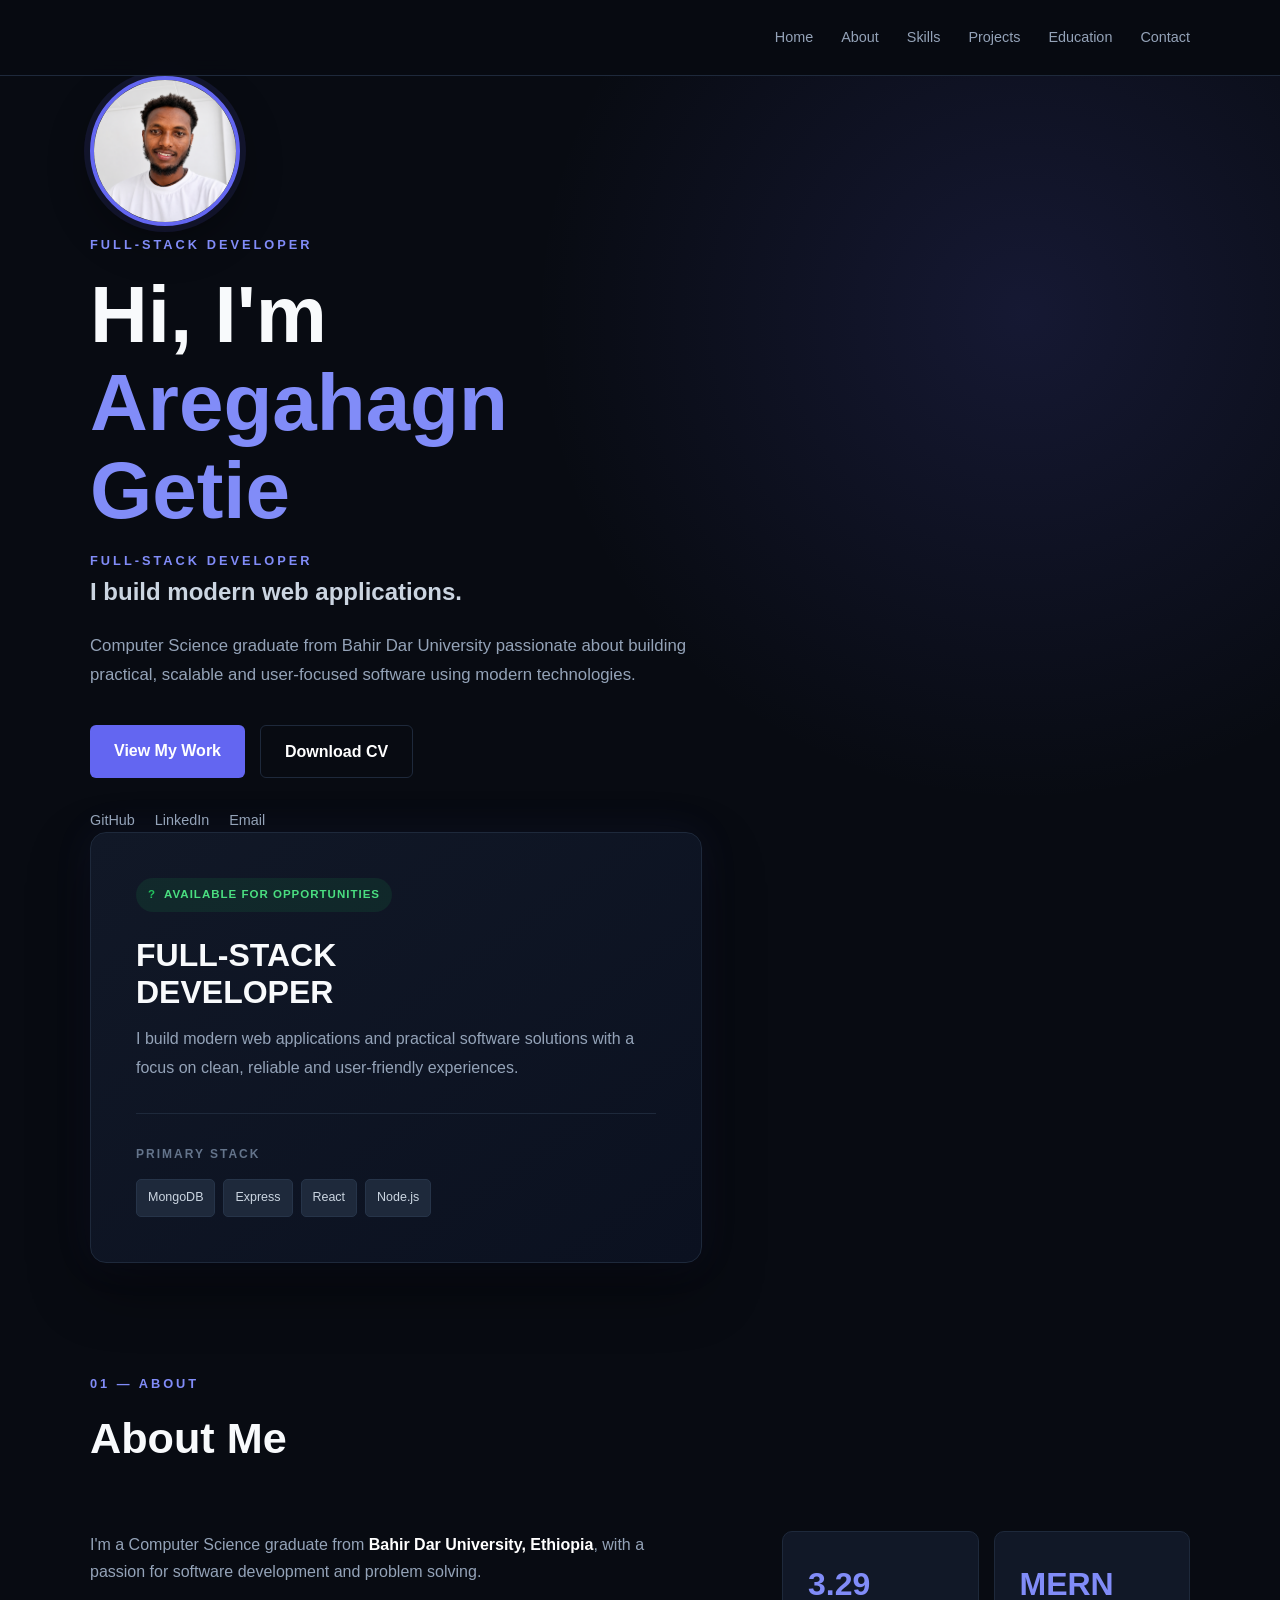
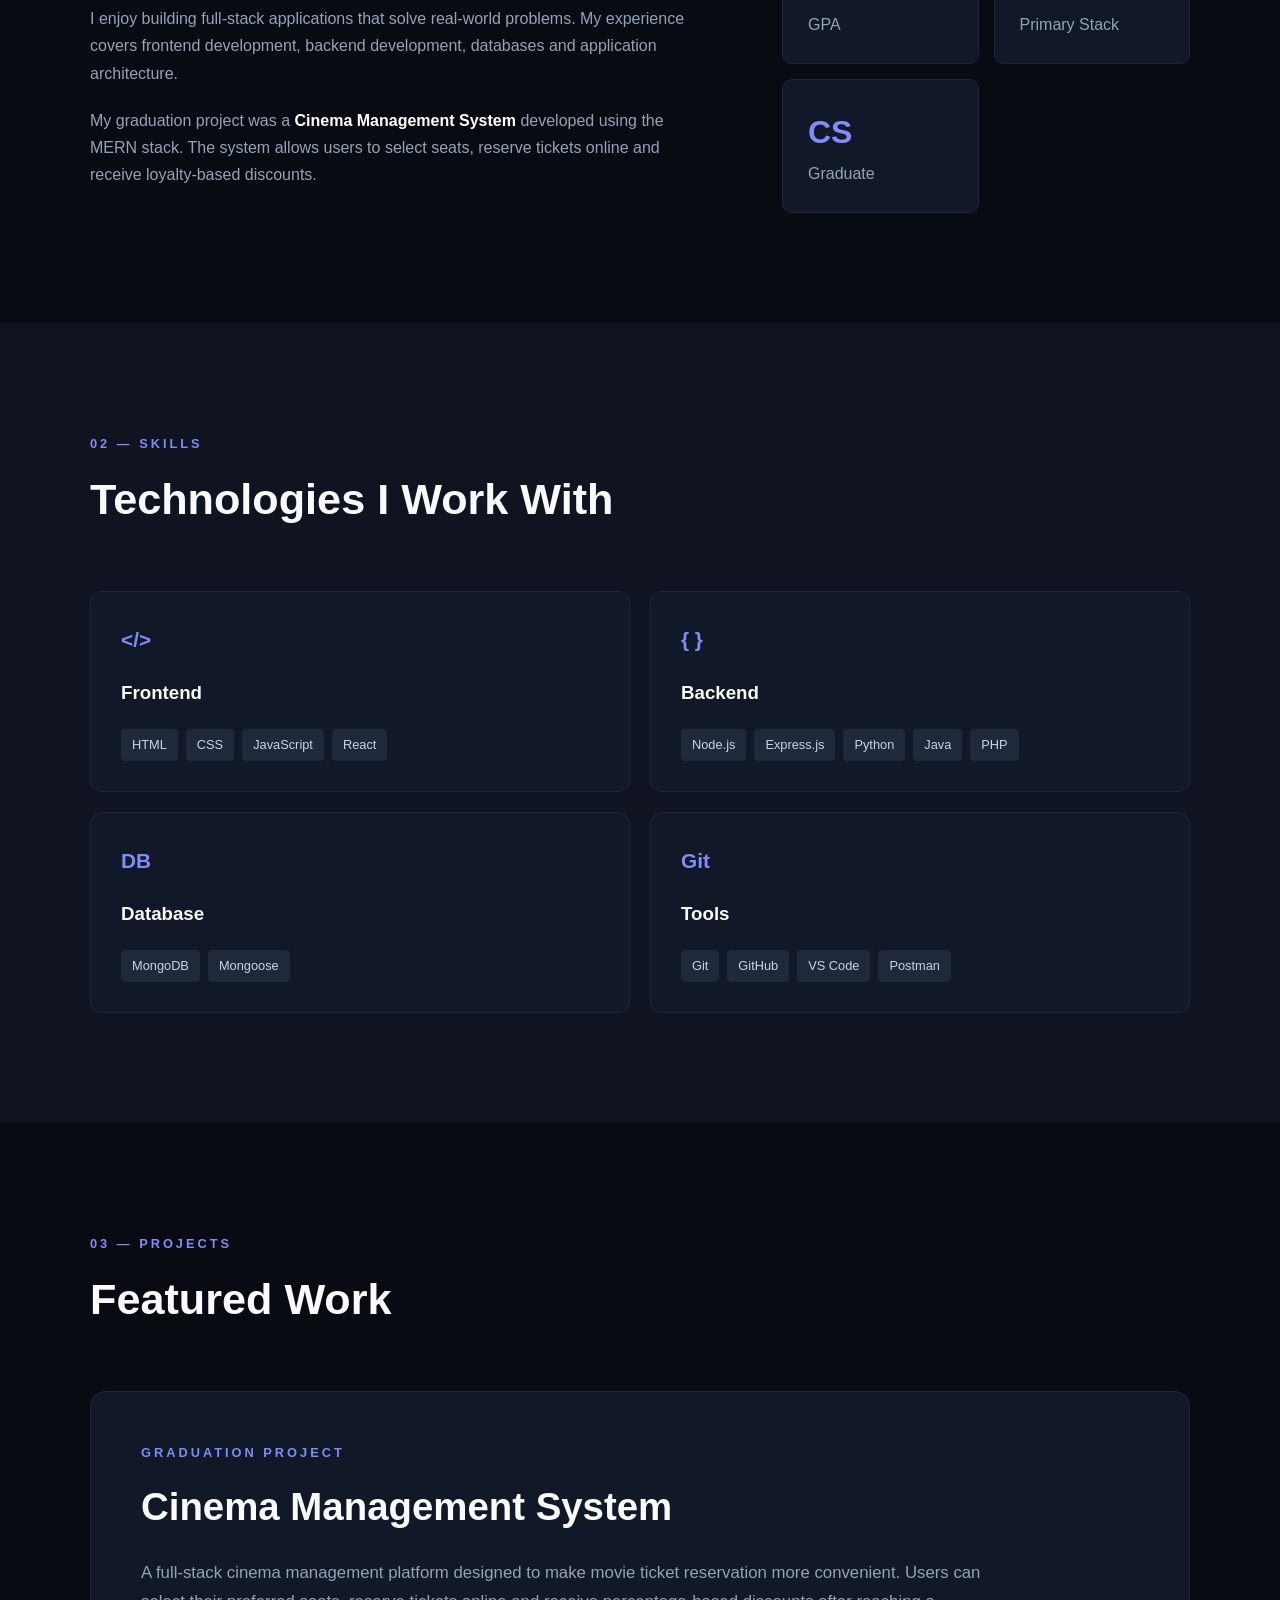
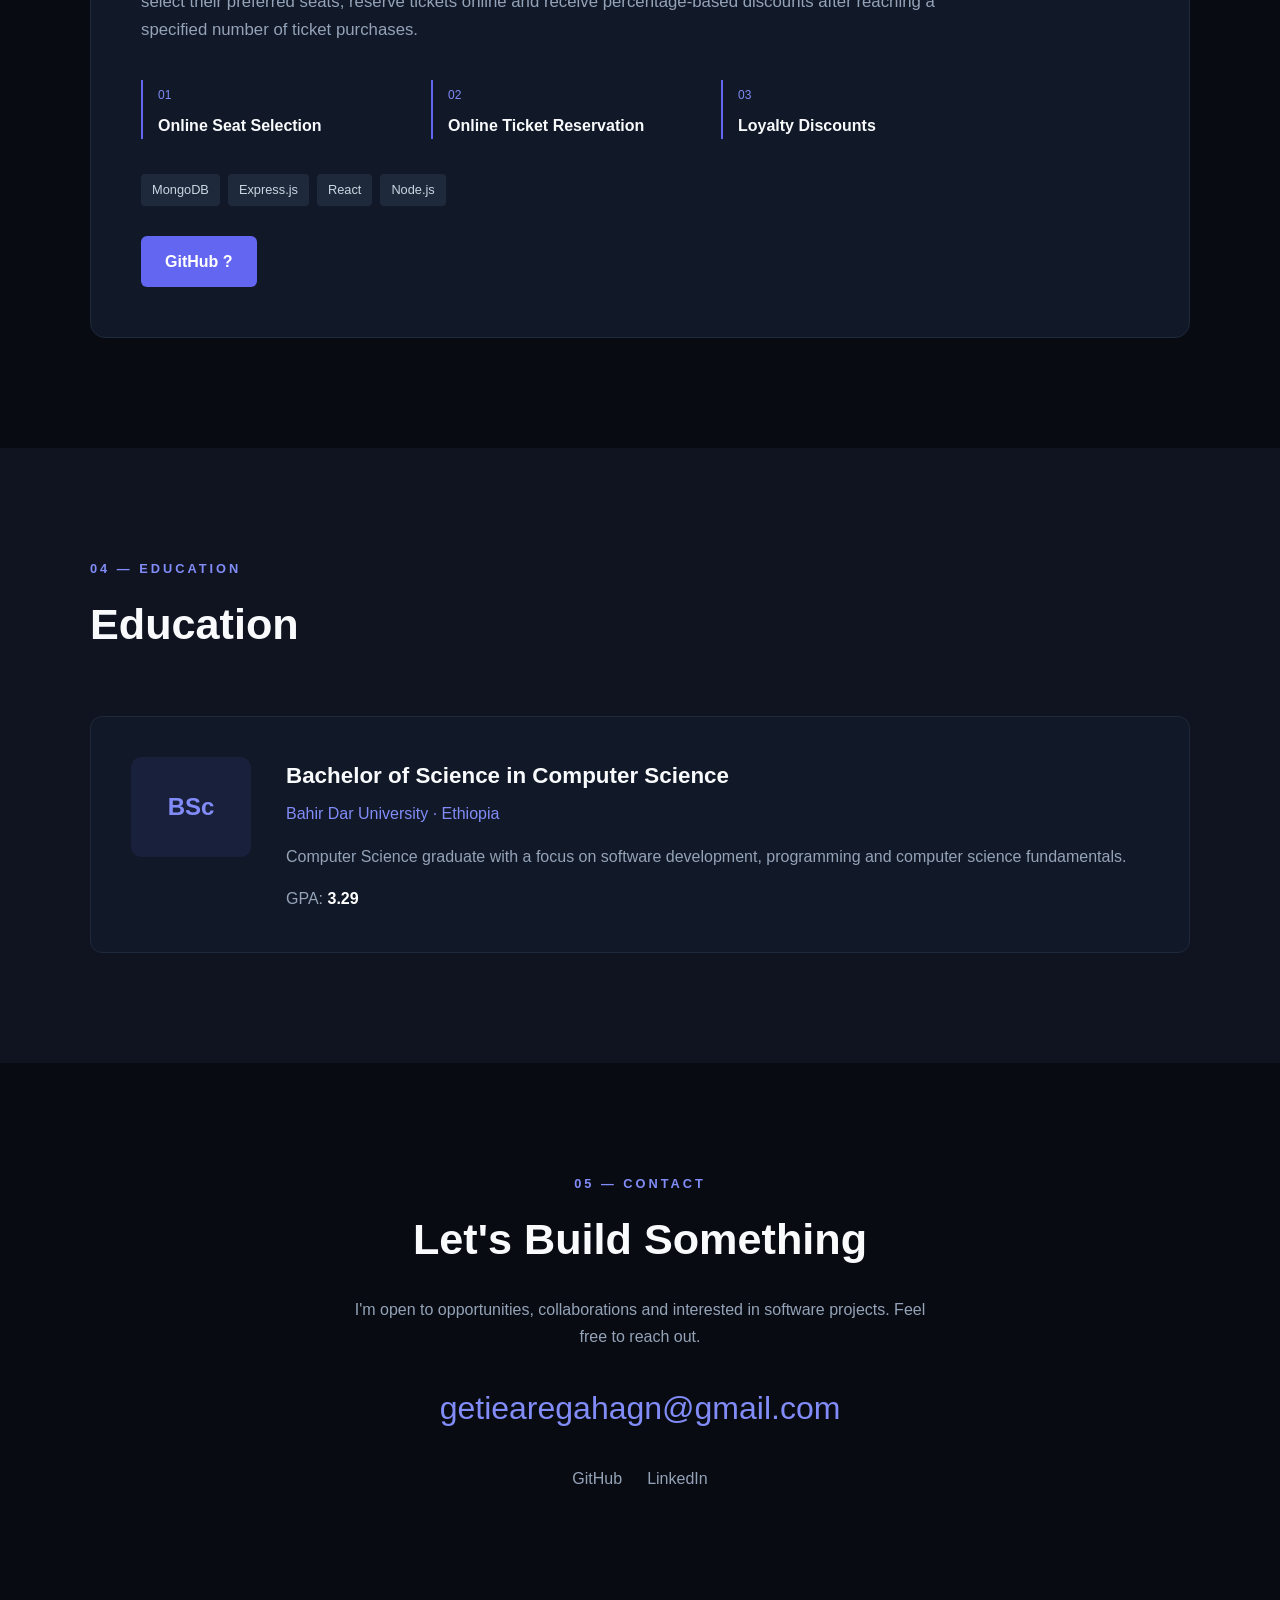
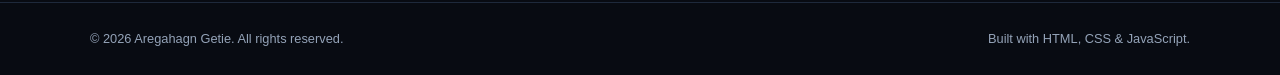
<file: index.html>
<!DOCTYPE html>
<html lang="en">
<head>
    <script async src="https://pagead2.googlesyndication.com/pagead/js/adsbygoogle.js?client=ca-pub-5306171648176266"
     crossorigin="anonymous"></script>
    <script async custom-element="amp-auto-ads"
        src="https://cdn.ampproject.org/v0/amp-auto-ads-0.1.js">
</script>
    <meta charset="UTF-8">
    <meta name="viewport" content="width=device-width, initial-scale=1.0">

    <meta
        name="description"
        content="Aregahagn Getie - Full-Stack Developer and Computer Science Graduate"
    >

    <title>Aregahagn Getie | Full-Stack Developer</title>

    <link rel="stylesheet" href="style.css">
</head>

<body>
    <amp-auto-ads type="adsense"
        data-ad-client="ca-pub-5306171648176266">
</amp-auto-ads>
    <!-- Navigation -->
    <header class="navbar">
        <div class="container nav-container">

            <a href="#home" class="logo">
            </a>

            <button class="menu-toggle" id="menuToggle">
                ?
            </button>

            <nav id="navMenu">
                <a href="#home">Home</a>
                <a href="#about">About</a>
                <a href="#skills">Skills</a>
                <a href="#projects">Projects</a>
                <a href="#education">Education</a>
                <a href="#contact">Contact</a>
            </nav>

        </div>
    </header>


    <!-- Hero -->
    <main>

        <section id="home" class="hero">
            <div class="container hero-content">
<div class="hero-text">

    <div class="profile">
        <img
            src="assets/aregahagn-profile.png"
            alt="Aregahagn Getie"
            class="profile-image"
        >
    </div>

    <p class="eyebrow">
        FULL-STACK DEVELOPER
    </p>

    <h1>
        Hi, I'm <span>Aregahagn Getie</span>
    </h1>
                <div class="hero-text">

                    <p class="eyebrow">
                        FULL-STACK DEVELOPER
                    </p>
                    <h2>
                        I build modern web applications.
                    </h2>

                    <p class="hero-description">
                        Computer Science graduate from Bahir Dar University
                        passionate about building practical, scalable and
                        user-focused software using modern technologies.
                    </p>

                    <div class="hero-buttons">

    <a href="#projects" class="btn primary">
        View My Work
    </a>

    <a href="assets/Aregahagn-Getie-CV.pdf"
       class="btn secondary"
       download>
        Download CV
    </a>

</div>


                    <div class="social-links">

                        <a
                            href="https://github.com/aregahagn21"
                            target="_blank"
                            rel="noopener noreferrer"
                        >
                            GitHub
                        </a>

                        <a
                            href="https://www.linkedin.com/in/aregahagn-getie-803815262"
                            target="_blank"
                            rel="noopener noreferrer"
                        >
                            LinkedIn
                        </a>

                        <a href="mailto:getiearegahagn@gmail.com">
                            Email
                        </a>

                    </div>

                </div>

   <div class="hero-card">

    <div class="hero-badge">
        <span>?</span>
        AVAILABLE FOR OPPORTUNITIES
    </div>

    <h3>FULL-STACK<br>DEVELOPER</h3>

    <p>
        I build modern web applications and practical
        software solutions with a focus on clean,
        reliable and user-friendly experiences.
    </p>

    <div class="card-divider"></div>

    <h4>PRIMARY STACK</h4>

    <div class="hero-stack">
        <span>MongoDB</span>
        <span>Express</span>
        <span>React</span>
        <span>Node.js</span>
    </div>

</div>

        </section>


        <!-- About -->
        <section id="about" class="section">

            <div class="container">

                <div class="section-heading">
                    <p>01 — ABOUT</p>
                    <h2>About Me</h2>
                </div>

                <div class="about-grid">

                    <div class="about-text">

                        <p>
                            I'm a Computer Science graduate from
                            <strong>Bahir Dar University, Ethiopia</strong>,
                            with a passion for software development and
                            problem solving.
                        </p>

                        <p>
                            I enjoy building full-stack applications that
                            solve real-world problems. My experience covers
                            frontend development, backend development,
                            databases and application architecture.
                        </p>

                        <p>
                            My graduation project was a
                            <strong>Cinema Management System</strong>
                            developed using the MERN stack. The system allows
                            users to select seats, reserve tickets online
                            and receive loyalty-based discounts.
                        </p>

                    </div>

                    <div class="about-stats">

                        <div class="stat">
                            <h3>3.29</h3>
                            <p>GPA</p>
                        </div>

                        <div class="stat">
                            <h3>MERN</h3>
                            <p>Primary Stack</p>
                        </div>

                        <div class="stat">
                            <h3>CS</h3>
                            <p>Graduate</p>
                        </div>

                    </div>

                </div>

            </div>

        </section>


        <!-- Skills -->
        <section id="skills" class="section dark-section">

            <div class="container">

                <div class="section-heading">
                    <p>02 — SKILLS</p>
                    <h2>Technologies I Work With</h2>
                </div>

                <div class="skills-grid">

                    <div class="skill-card">
                        <div class="skill-icon">&lt;/&gt;</div>

                        <h3>Frontend</h3>

                        <div class="tags">
                            <span>HTML</span>
                            <span>CSS</span>
                            <span>JavaScript</span>
                            <span>React</span>
                        </div>
                    </div>


                    <div class="skill-card">
                        <div class="skill-icon">{ }</div>

                        <h3>Backend</h3>

                        <div class="tags">
                            <span>Node.js</span>
                            <span>Express.js</span>
                            <span>Python</span>
                            <span>Java</span>
                            <span>PHP</span>
                        </div>
                    </div>


                    <div class="skill-card">
                        <div class="skill-icon">DB</div>

                        <h3>Database</h3>

                        <div class="tags">
                            <span>MongoDB</span>
                            <span>Mongoose</span>
                        </div>
                    </div>


                    <div class="skill-card">
                        <div class="skill-icon">Git</div>

                        <h3>Tools</h3>

                        <div class="tags">
                            <span>Git</span>
                            <span>GitHub</span>
                            <span>VS Code</span>
                            <span>Postman</span>
                        </div>
                    </div>

                </div>

            </div>

        </section>


        <!-- Projects -->
        <section id="projects" class="section">

            <div class="container">

                <div class="section-heading">
                    <p>03 — PROJECTS</p>
                    <h2>Featured Work</h2>
                </div>


                <article class="project-card">

                    <div class="project-content">

                        <p class="project-label">
                            GRADUATION PROJECT
                        </p>

                        <h3>Cinema Management System</h3>

                        <p>
                            A full-stack cinema management platform designed
                            to make movie ticket reservation more convenient.
                            Users can select their preferred seats, reserve
                            tickets online and receive percentage-based
                            discounts after reaching a specified number of
                            ticket purchases.
                        </p>

                        <div class="project-features">

                            <div>
                                <span>01</span>
                                <p>Online Seat Selection</p>
                            </div>

                            <div>
                                <span>02</span>
                                <p>Online Ticket Reservation</p>
                            </div>

                            <div>
                                <span>03</span>
                                <p>Loyalty Discounts</p>
                            </div>

                        </div>

                        <div class="project-tech">
                            <span>MongoDB</span>
                            <span>Express.js</span>
                            <span>React</span>
                            <span>Node.js</span>
                        </div>

                        <div class="project-links">

                            <a
                                href="https://github.com/aregahagn21"
                                target="_blank"
                                rel="noopener noreferrer"
                                class="btn primary"
                            >
                                GitHub ?
                            </a>

                        </div>

                    </div>

                </article>

            </div>

        </section>


        <!-- Education -->
        <section id="education" class="section dark-section">

            <div class="container">

                <div class="section-heading">
                    <p>04 — EDUCATION</p>
                    <h2>Education</h2>
                </div>

                <div class="education-card">

                    <div class="education-year">
                        BSc
                    </div>

                    <div>
                        <h3>Bachelor of Science in Computer Science</h3>

                        <p class="university">
                            Bahir Dar University · Ethiopia
                        </p>

                        <p>
                            Computer Science graduate with a focus on
                            software development, programming and
                            computer science fundamentals.
                        </p>

                        <div class="gpa">
                            GPA: <strong>3.29</strong>
                        </div>
                    </div>

                </div>

            </div>

        </section>


        <!-- Contact -->
        <section id="contact" class="section contact-section">

            <div class="container contact-container">

                <div class="section-heading">
                    <p>05 — CONTACT</p>
                    <h2>Let's Build Something</h2>
                </div>

                <p class="contact-description">
                    I'm open to opportunities, collaborations and interested in
                    software projects. Feel free to reach out.
                </p>

                <a
                    href="mailto:getiearegahagn@gmail.com"
                    class="email-link"
                >
                    getiearegahagn@gmail.com
                </a>

                <div class="contact-links">

                    <a
                        href="https://github.com/aregahagn21"
                        target="_blank"
                        rel="noopener noreferrer"
                    >
                        GitHub
                    </a>

                    <a
                        href="https://www.linkedin.com/in/aregahagn21"
                        target="_blank"
                        rel="noopener noreferrer"
                    >
                        LinkedIn
                    </a>

                </div>

            </div>

        </section>

    </main>


    <!-- Footer -->
    <footer>

        <div class="container footer-content">

            <p>
                © 2026 Aregahagn Getie. All rights reserved.
            </p>

            <p>
                Built with HTML, CSS & JavaScript.
            </p>

        </div>

    </footer>


    <script src="script.js"></script>
</body>
</html>
</file>
<file: style.css>
:root {
    --background: #080b12;
    --background-light: #0f1420;
    --card: #111827;
    --text: #f8fafc;
    --muted: #94a3b8;
    --primary: #6366f1;
    --primary-light: #818cf8;
    --border: #1e293b;
    --white: #ffffff;
}

* {
    margin: 0;
    padding: 0;
    box-sizing: border-box;
}

html {
    scroll-behavior: smooth;
}

body {
    font-family: Arial, Helvetica, sans-serif;
    background: var(--background);
    color: var(--text);
    line-height: 1.7;
}

a {
    color: inherit;
    text-decoration: none;
}

.container {
    width: min(1100px, 90%);
    margin: 0 auto;
}


/* =========================
   NAVIGATION
========================= */

.navbar {
    position: sticky;
    top: 0;
    z-index: 1000;
    background: rgba(8, 11, 18, 0.9);
    backdrop-filter: blur(12px);
    border-bottom: 1px solid var(--border);
}

.nav-container {
    height: 75px;
    display: flex;
    align-items: center;
    justify-content: space-between;
}

.logo {
    font-size: 1.5rem;
    font-weight: 800;
}

.logo span {
    color: var(--primary-light);
}

nav {
    display: flex;
    gap: 28px;
}

nav a {
    color: var(--muted);
    font-size: 0.9rem;
    transition: 0.3s;
}

nav a:hover {
    color: var(--white);
}

.menu-toggle {
    display: none;
    border: none;
    background: none;
    color: white;
    font-size: 1.6rem;
    cursor: pointer;
}


/* =========================
   HERO
========================= */

.hero {
    min-height: calc(100vh - 75px);
    display: flex;
    align-items: center;
    background:
        radial-gradient(
            circle at 80% 20%,
            rgba(99, 102, 241, 0.15),
            transparent 35%
        );
}

.hero-content {
    display: grid;
    grid-template-columns: 1.2fr 0.8fr;
    gap: 80px;
    align-items: center;
}

.eyebrow,
.section-heading p,
.project-label {
    color: var(--primary-light);
    font-size: 0.8rem;
    font-weight: 700;
    letter-spacing: 3px;
}

.hero h1 {
    font-size: clamp(2.8rem, 7vw, 5rem);
    line-height: 1.1;
    margin: 15px 0;
}

.hero h1 span {
    color: var(--primary-light);
}

.hero h2 {
    font-size: 1.5rem;
    color: #cbd5e1;
    margin-bottom: 20px;
}

.hero-description {
    max-width: 650px;
    color: var(--muted);
    font-size: 1.05rem;
}

.hero-buttons {
    display: flex;
    gap: 15px;
    margin-top: 35px;
}

.btn {
    display: inline-block;
    padding: 12px 24px;
    border-radius: 6px;
    font-weight: 700;
    transition: 0.3s;
}

.btn.primary {
    background: var(--primary);
    color: white;
}

.btn.primary:hover {
    background: var(--primary-light);
    transform: translateY(-2px);
}

.btn.secondary {
    border: 1px solid var(--border);
    color: white;
}

.btn.secondary:hover {
    border-color: var(--primary);
}

.social-links {
    display: flex;
    gap: 20px;
    margin-top: 30px;
}

.social-links a {
    color: var(--muted);
    font-size: 0.9rem;
}

.social-links a:hover {
    color: var(--primary-light);
}


/* =========================
   CODE WINDOW
========================= */

.code-window {
    background: #0b1120;
    border: 1px solid var(--border);
    border-radius: 12px;
    overflow: hidden;
    box-shadow: 0 25px 60px rgba(0, 0, 0, 0.4);
}

.window-header {
    display: flex;
    gap: 7px;
    padding: 14px;
    background: #111827;
}

.window-header span {
    width: 11px;
    height: 11px;
    border-radius: 50%;
    background: #475569;
}

.window-header span:nth-child(1) {
    background: #ef4444;
}

.window-header span:nth-child(2) {
    background: #f59e0b;
}

.window-header span:nth-child(3) {
    background: #22c55e;
}

.code-window pre {
    padding: 25px;
    overflow-x: auto;
}

.code-window code {
    color: #a5b4fc;
    font-size: 0.9rem;
}


/* =========================
   SECTIONS
========================= */

.section {
    padding: 110px 0;
}

.dark-section {
    background: var(--background-light);
}

.section-heading {
    margin-bottom: 55px;
}

.section-heading h2 {
    font-size: 2.7rem;
    margin-top: 8px;
}


/* =========================
   ABOUT
========================= */

.about-grid {
    display: grid;
    grid-template-columns: 1.5fr 1fr;
    gap: 80px;
}

.about-text p {
    color: var(--muted);
    margin-bottom: 20px;
}

.about-text strong {
    color: white;
}

.about-stats {
    display: grid;
    grid-template-columns: 1fr 1fr;
    gap: 15px;
}

.stat {
    padding: 25px;
    background: var(--card);
    border: 1px solid var(--border);
    border-radius: 10px;
}

.stat h3 {
    color: var(--primary-light);
    font-size: 2rem;
}

.stat p {
    color: var(--muted);
}


/* =========================
   SKILLS
========================= */

.skills-grid {
    display: grid;
    grid-template-columns: repeat(2, 1fr);
    gap: 20px;
}

.skill-card {
    background: var(--card);
    border: 1px solid var(--border);
    padding: 30px;
    border-radius: 12px;
    transition: 0.3s;
}

.skill-card:hover {
    transform: translateY(-5px);
    border-color: var(--primary);
}

.skill-icon {
    color: var(--primary-light);
    font-weight: 800;
    font-size: 1.3rem;
    margin-bottom: 20px;
}

.skill-card h3 {
    margin-bottom: 20px;
}

.tags {
    display: flex;
    flex-wrap: wrap;
    gap: 8px;
}

.tags span,
.project-tech span {
    background: #1e293b;
    color: #cbd5e1;
    padding: 5px 11px;
    border-radius: 4px;
    font-size: 0.8rem;
}


/* =========================
   PROJECT
========================= */

.project-card {
    background: var(--card);
    border: 1px solid var(--border);
    border-radius: 15px;
    padding: 50px;
}

.project-content {
    max-width: 850px;
}

.project-card h3 {
    font-size: 2.4rem;
    margin: 10px 0 20px;
}

.project-card > .project-content > p:not(.project-label) {
    color: var(--muted);
    font-size: 1.05rem;
}

.project-features {
    display: grid;
    grid-template-columns: repeat(3, 1fr);
    gap: 20px;
    margin: 35px 0;
}

.project-features div {
    border-left: 2px solid var(--primary);
    padding-left: 15px;
}

.project-features span {
    color: var(--primary-light);
    font-size: 0.75rem;
}

.project-features p {
    margin-top: 5px;
    font-weight: 600;
}

.project-tech {
    display: flex;
    flex-wrap: wrap;
    gap: 8px;
    margin-bottom: 30px;
}


/* =========================
   EDUCATION
========================= */

.education-card {
    display: grid;
    grid-template-columns: 120px 1fr;
    gap: 35px;
    background: var(--card);
    border: 1px solid var(--border);
    padding: 40px;
    border-radius: 12px;
}

.education-year {
    display: flex;
    align-items: center;
    justify-content: center;
    height: 100px;
    background: rgba(99, 102, 241, 0.1);
    color: var(--primary-light);
    font-size: 1.5rem;
    font-weight: 800;
    border-radius: 10px;
}

.education-card h3 {
    font-size: 1.4rem;
}

.university {
    color: var(--primary-light);
    margin: 5px 0 15px;
}

.education-card > div:last-child > p:not(.university) {
    color: var(--muted);
}

.gpa {
    margin-top: 15px;
    color: var(--muted);
}

.gpa strong {
    color: white;
}


/* =========================
   CONTACT
========================= */

.contact-section {
    text-align: center;
}

.contact-container {
    display: flex;
    flex-direction: column;
    align-items: center;
}

.contact-container .section-heading {
    margin-bottom: 20px;
}

.contact-description {
    max-width: 600px;
    color: var(--muted);
}

.email-link {
    font-size: clamp(1.2rem, 4vw, 2rem);
    color: var(--primary-light);
    margin: 30px 0;
}

.contact-links {
    display: flex;
    gap: 25px;
}

.contact-links a {
    color: var(--muted);
}

.contact-links a:hover {
    color: white;
}


/* =========================
   FOOTER
========================= */

footer {
    border-top: 1px solid var(--border);
    padding: 25px 0;
}

.footer-content {
    display: flex;
    justify-content: space-between;
    color: var(--muted);
    font-size: 0.8rem;
}


/* =========================
   MOBILE
========================= */

@media (max-width: 800px) {

    .menu-toggle {
        display: block;
    }

    nav {
        display: none;
        position: absolute;
        top: 75px;
        left: 0;
        width: 100%;
        padding: 25px;
        background: var(--background);
        border-bottom: 1px solid var(--border);
        flex-direction: column;
        text-align: center;
    }

    nav.active {
        display: flex;
    }

    .hero {
        padding: 80px 0;
    }

    .hero-content {
        grid-template-columns: 1fr;
        gap: 50px;
    }

    .about-grid {
        grid-template-columns: 1fr;
        gap: 40px;
    }

    .skills-grid {
        grid-template-columns: 1fr;
    }

    .project-card {
        padding: 30px;
    }

    .project-features {
        grid-template-columns: 1fr;
    }

    .education-card {
        grid-template-columns: 1fr;
    }

    .education-year {
        width: 100px;
    }

    .footer-content {
        flex-direction: column;
        gap: 10px;
        text-align: center;
    }

}

@media (max-width: 500px) {

    .hero h1 {
        font-size: 2.8rem;
    }

    .hero-buttons {
        flex-direction: column;
    }

    .hero-buttons .btn {
        text-align: center;
    }

    .about-stats {
        grid-template-columns: 1fr;
    }

    .section {
        padding: 80px 0;
    }

    .section-heading h2 {
        font-size: 2.2rem;
    }

}
.hero-card {
    background: linear-gradient(
        145deg,
        #111827,
        #0b1120
    );

    border: 1px solid var(--border);
    border-radius: 16px;
    padding: 45px;

    box-shadow:
        0 25px 60px rgba(0, 0, 0, 0.4),
        0 0 40px rgba(99, 102, 241, 0.08);
}

.hero-badge {
    display: inline-flex;
    align-items: center;
    gap: 8px;

    padding: 7px 12px;

    border-radius: 20px;

    background: rgba(34, 197, 94, 0.1);
    color: #4ade80;

    font-size: 0.72rem;
    font-weight: 700;
    letter-spacing: 1px;
}

.hero-badge span {
    color: #22c55e;
}

.hero-card h3 {
    font-size: 2rem;
    line-height: 1.15;
    margin: 25px 0 15px;
}

.hero-card p {
    color: var(--muted);
    line-height: 1.8;
}

.card-divider {
    height: 1px;
    background: var(--border);
    margin: 30px 0;
}

.hero-card h4 {
    color: #64748b;
    font-size: 0.75rem;
    letter-spacing: 2px;
    margin-bottom: 15px;
}

.hero-stack {
    display: flex;
    flex-wrap: wrap;
    gap: 8px;
}

.hero-stack span {
    padding: 7px 11px;
    background: #1e293b;
    color: #cbd5e1;
    border-radius: 5px;
    font-size: 0.78rem;
    border: 1px solid #263449;
}
```css
/* =========================
   PROFILE PHOTO + NAME
========================= */

.profile {
    display: flex;
    flex-direction: column;
    align-items: flex-start;
    margin-bottom: 30px;
}

.profile-image {
    width: 150px;
    height: 150px;

    object-fit: cover;

    border-radius: 50%;

    border: 4px solid var(--primary);

    box-shadow:
        0 0 0 6px rgba(99, 102, 241, 0.12),
        0 15px 40px rgba(0, 0, 0, 0.35);

    transition:
        transform 0.3s ease,
        box-shadow 0.3s ease;
}

.profile-image:hover {
    transform: scale(1.05);

    box-shadow:
        0 0 0 8px rgba(99, 102, 241, 0.15),
        0 20px 50px rgba(0, 0, 0, 0.4);
}

.profile-name {
    margin-top: 14px;

    font-size: 1.5rem;

    font-weight: 800;

    color: var(--text);
}


/* MOBILE */

@media (max-width: 800px) {

    .profile {
        align-items: center;
        text-align: center;
    }

    .profile-image {
        width: 125px;
        height: 125px;
    }

    .profile-name {
        font-size: 1.3rem;
    }

}
```
</file>
